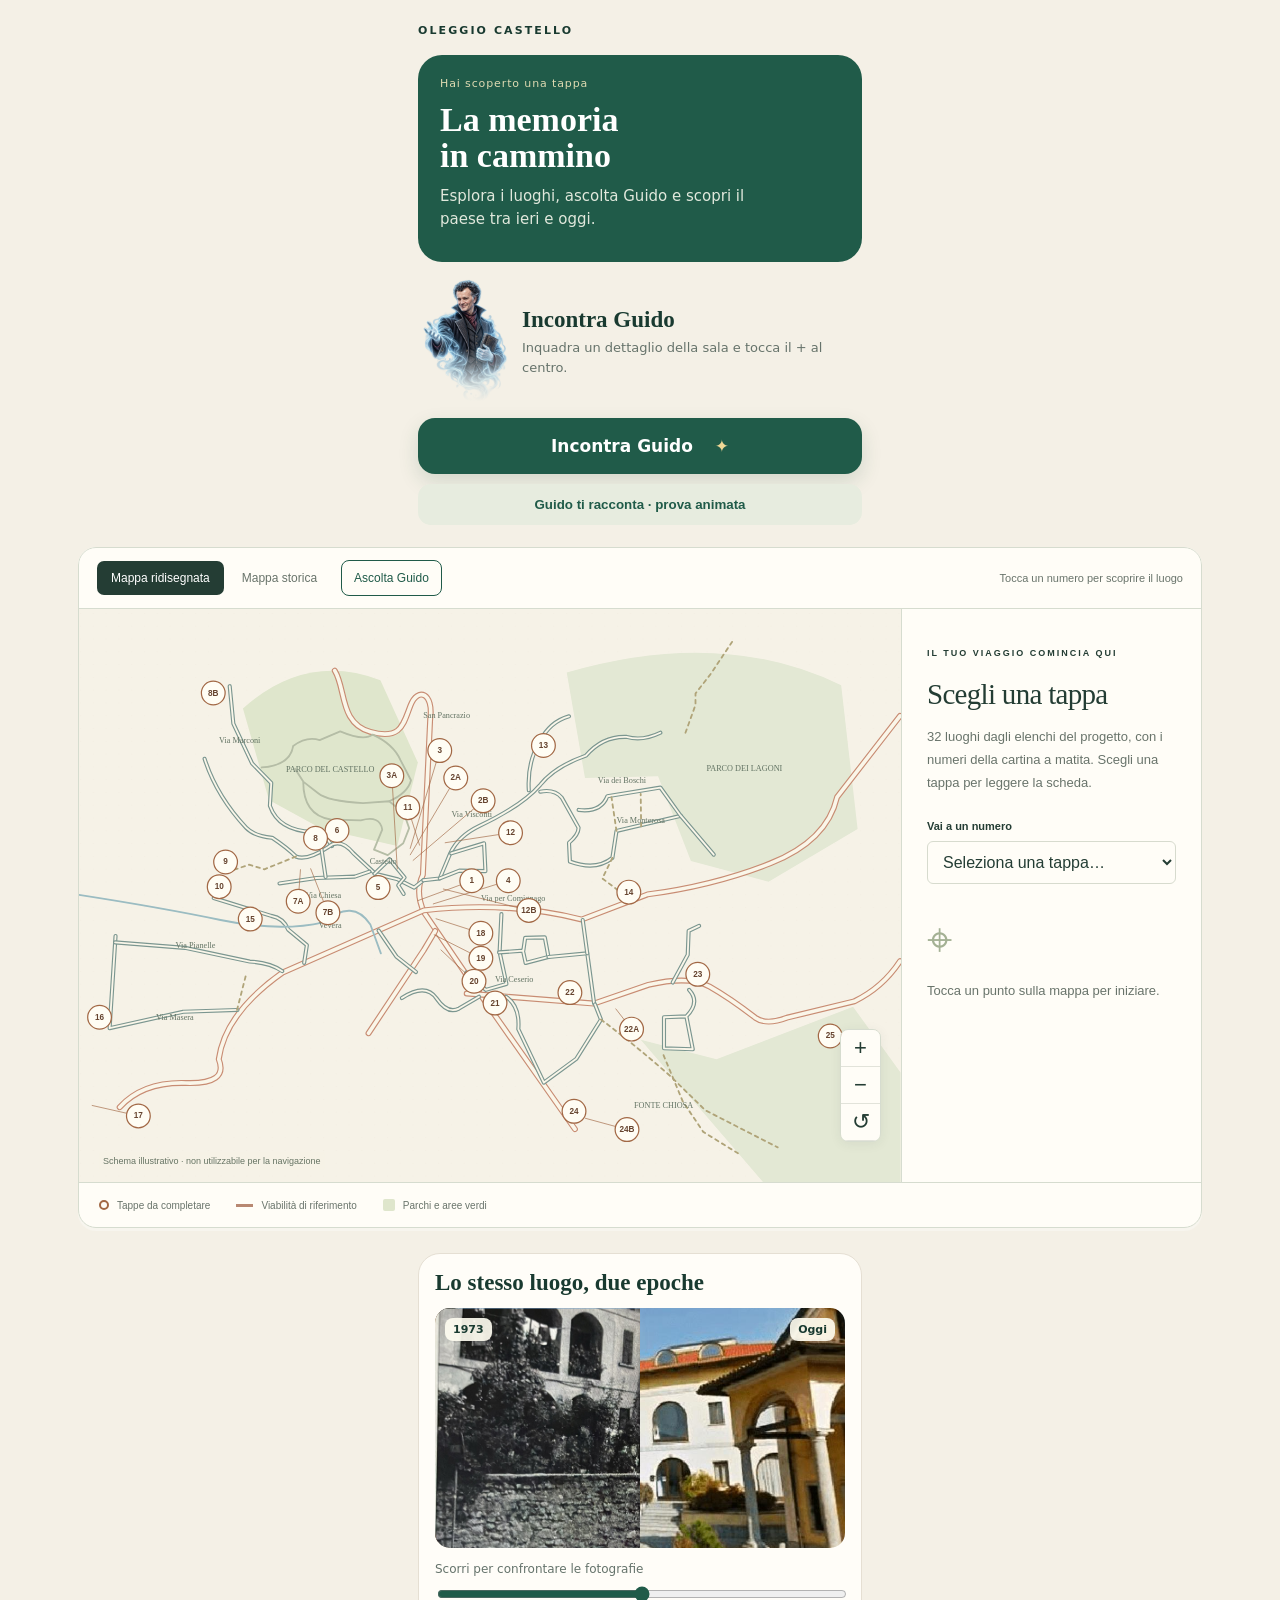
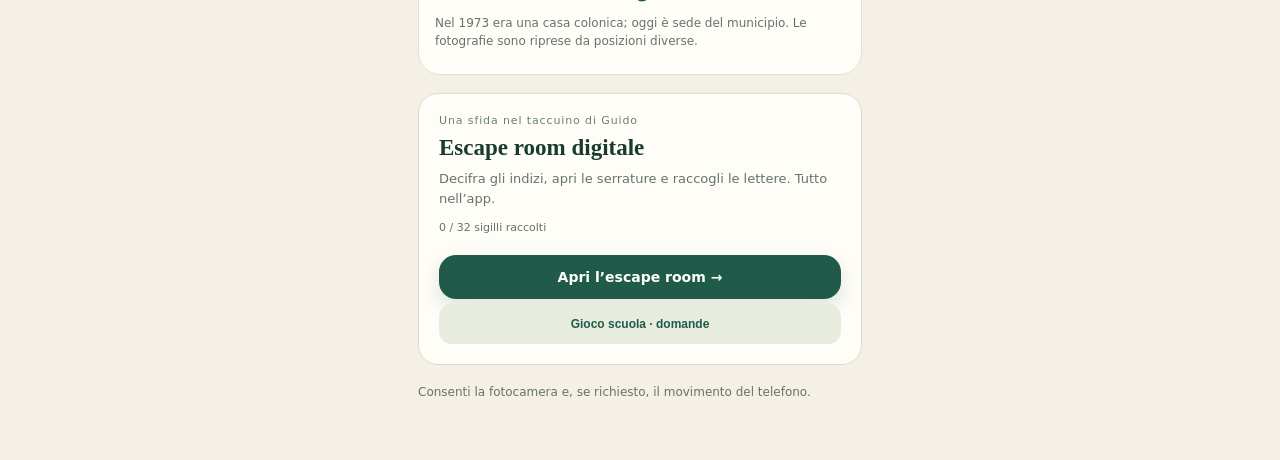
<file: index.html>
<!doctype html><html lang="it"><head><meta charset="utf-8"><meta name="viewport" content="width=device-width,initial-scale=1,maximum-scale=1,user-scalable=no,viewport-fit=cover"><meta name="theme-color" content="#153b35"><title>Incontra Guido · Oleggio Castello</title><link rel="stylesheet" href="guido-demo.css?v=guido-articolato-2"><script src="guido-voice.js?v=guido-articolato-2" defer></script><script src="guido-stories.js?v=guido-articolato-2" defer></script><script src="mappa/punti.js?v=guido-articolato-2" defer></script><script src="escape-stages.js?v=guido-articolato-2" defer></script><script src="escape-game.js?v=guido-articolato-2" defer></script><script src="guido-demo.js?v=guido-articolato-2" defer></script><script src="room-anchor.js?v=guido-articolato-2" defer></script><link rel="stylesheet" href="home-map.css?v=guido-articolato-2"><script src="home-map.js?v=guido-articolato-2" defer></script><script src="page-touch.js?v=guido-articolato-2" defer></script><link rel="stylesheet" href="escape-room.css?v=guido-articolato-2"><script src="escape-puzzles.js?v=guido-articolato-2" defer></script><link rel="stylesheet" href="guido-performer.css?v=guido-articolato-2"><script src="guido-performer.js?v=guido-articolato-2" defer></script><script src="escape-room.js?v=guido-articolato-2" defer></script></head><body><main class="home"><div class="brand">OLEGGIO CASTELLO</div><section class="intro"><div class="eyebrow">Hai scoperto una tappa</div><h1>La memoria<br>in cammino</h1><p id="stageIntro">32 luoghi, 32 enigmi. Scegli una tappa e ricomponi la frase nascosta.</p></section><section class="guidoWelcome" id="guidoWelcome" aria-label="Incontra Guido"><div class="encounter"><img src="guido-ghost-blue.png" alt="Guido, il cantastorie"><div><h2>Incontra Guido</h2><p>Inquadra un dettaglio della sala e tocca il + al centro.</p></div></div><button id="startAr" class="primary">Incontra Guido <span>✦</span></button><button id="openGuidoStory" class="secondary">Guido ti racconta · prova animata</button></section><section class="mapCard" aria-label="Esplora Oleggio Castello"><iframe id="placesMap" title="Mappa interattiva dei luoghi di Oleggio Castello" src="mappa/index.html?embed=1&amp;v=guido-articolato-2" height="760" scrolling="no"></iframe></section><section class="facadeCard" id="facadeCard"><h2>Lo stesso luogo, due epoche</h2><div class="facadeCompare"><img src="municipio-oggi.jpg" alt="Il municipio oggi"><div id="historicLayer"><img src="municipio-1973-crop.jpg" alt="La casa colonica nel 1973"></div><span class="epoch old">1973</span><span class="epoch now">Oggi</span></div><label for="timeSlider">Scorri per confrontare le fotografie</label><input id="timeSlider" type="range" min="0" max="100" value="50"><p>Nel 1973 era una casa colonica; oggi è sede del municipio. Le fotografie sono riprese da posizioni diverse.</p></section><section class="gameTeaser" id="gameTeaser"><div class="eyebrow">Una sfida nel taccuino di Guido</div><h2>Escape room digitale</h2><p>Decifra gli indizi, apri le serrature e raccogli le lettere. Tutto nell’app.</p><span id="escapeSummary">32 enigmi da scoprire</span><div class="gameActions"><button id="openEscape" class="primary">Apri l’escape room →</button><button id="openSchool" class="secondary">Gioco scuola · domande</button></div></section><p id="status" role="status">Consenti la fotocamera e, se richiesto, il movimento del telefono.</p></main><video id="fallbackCamera" autoplay muted playsinline></video><div id="arHud"><header class="hud-top"><span class="hud-pill">GUIDO · IL CANTASTORIE</span><button id="closeAr" aria-label="Torna alla home">Esci ×</button></header><div id="guideAnchor" hidden><div class="guidoFigure" data-guido-performer role="img" aria-label="Guido illustrato a figura intera"><div class="guidoSprite"></div></div><div class="ghostBody"><div class="ghostFrames"><img class="ghostBase" src="guido-ghost-blue.png" alt="Guido nella sala"><img class="ghostMouth" src="guido-mouth-blue.png" alt="" aria-hidden="true"><img class="ghostGesture" alt="" aria-hidden="true"><img class="ghostExpression" alt="" aria-hidden="true"></div></div></div><button id="aimPoint" aria-label="Posiziona Guido nel punto al centro dell’inquadratura"><span class="aimIcon" aria-hidden="true">＋</span><span class="aimLabel">Tocca qui per posizionare Guido</span></button><button id="placeGuido" hidden>Sposta Guido</button><button id="cameraQuiz" hidden>Racconto concluso · Vai al quiz →</button><footer class="hud-bottom"><button id="guideVoice" hidden>🔊 Ascolta Guido</button><div id="arStatus" role="status">Cerco un punto nella scena…</div></footer></div><dialog id="gameDialog" aria-labelledby="gameDialogTitle"><header class="gameDialogHeader"><div><div class="eyebrow">Il taccuino di Guido</div><h2 id="gameDialogTitle">Escape room digitale</h2></div><button id="closeGameDialog" aria-label="Chiudi il gioco e torna alla home">Chiudi ×</button></header><nav class="gameModes" aria-label="Modalità di gioco"><button id="tabEscape" aria-pressed="true">Escape room</button><button id="tabSchool" aria-pressed="false">Gioco scuola</button></nav><div id="escapePane"><p class="escapePremise">Nel gioco, Guido ha diviso la memoria del paese in 32 sigilli. Ogni luogo nasconde un indizio digitale: risolvi il codice, ricava una lettera e conserva il sigillo. Alla fine dovrai ricomporre il messaggio. Gli oggetti del taccuino sono elementi narrativi del gioco.</p><button id="listenEscapeIntro" class="secondary">Ascolta la missione con Guido</button><label for="puzzleSelect">Scegli un luogo</label><select id="puzzleSelect"></select><article id="puzzleArea"><div id="puzzleCategory" class="eyebrow"></div><h3 id="puzzleTitle"></h3><p id="puzzlePrompt"></p><div id="puzzleArtifact"></div><p id="puzzleRule"></p><button id="listenPuzzle" class="secondary">Ascolta Guido</button><form id="puzzleForm"><label for="puzzleAnswer">La tua soluzione</label><div class="answerRow"><input id="puzzleAnswer" required autocomplete="off" autocapitalize="characters" spellcheck="false"><button type="submit" class="primary">Prova la chiave</button></div></form><p id="puzzleFeedback" role="status" aria-live="polite"></p><button id="puzzleHint" class="secondary">Chiedi un indizio a Guido</button><ol id="puzzleHints"></ol><section id="letterArea" hidden><h4>La lettera da custodire</h4><p id="letterRule"></p><form id="letterForm"><label for="letterAnswer">Inserisci la lettera ricavata</label><div class="answerRow"><input id="letterAnswer" required maxlength="1" autocomplete="off" autocapitalize="characters" spellcheck="false"><button type="submit" class="primary">Custodisci</button></div></form></section><div id="puzzleReward" role="status" hidden></div><button id="nextPuzzle" class="secondary" hidden>Continua con un altro enigma →</button></article><section class="sealInventory"><h3>I sigilli raccolti</h3><p id="escapeProgress" role="status"></p><div id="escapeInventory"></div><p id="escapeSaveNotice"></p></section><section id="escapeFinal" hidden><h3>L’ultima serratura</h3><p>Disponi le lettere nell’ordine dei numeri dei sigilli. Separa le parole e scrivi il messaggio che hai ricostruito.</p><form id="finalForm"><label for="finalAnswer">Il messaggio di Guido</label><input id="finalAnswer" required autocomplete="off"><button class="primary" type="submit">Apri l’ultima serratura</button></form><p id="finalFeedback" role="status"></p></section></div><div id="schoolPane" hidden><p class="schoolIntro">Gioco scuola: 32 domande per rileggere le storie dei luoghi, con i progressi già salvati.</p><section id="tappa-gioco" class="gameCard storyCard"><div class="eyebrow">La tappa scelta</div><h2 id="activeStageTitle"></h2><div class="schoolGuido"><div class="guidoFigure" data-guido-performer role="img" aria-label="Guido illustrato a figura intera"><div class="guidoSprite"></div></div></div><figure id="stagePhoto" hidden></figure><p id="storyText"></p><button id="listenStory" class="secondary">Ascolta il racconto</button><p id="listenStatus" role="status"></p><button id="readQuiz" class="secondary">Ho letto il racconto · Vai al quiz →</button></section><button id="homeQuiz" class="primary" hidden>Il racconto è finito · Vai al quiz →</button><section id="quizCard" class="gameCard" hidden><div class="eyebrow">La domanda di Guido · Gioco scuola</div><h2 id="quizQuestion"></h2><button id="listenQuiz" class="secondary">Ascolta l’enigma con Guido</button><div id="quizAnswers"></div><p id="quizFeedback" role="status" aria-live="polite"></p><div id="wordReward" hidden></div><button id="toJourney" class="secondary">Vedi le parole raccolte ↓</button></section><section id="journeyCard" class="gameCard"><div class="eyebrow">Escape room a cielo aperto</div><h2>Ricomponi la frase</h2><p>In ogni tappa ascolta Guido, risolvi l’enigma e raccogli una parola. Puoi partire da qualsiasi cartello.</p><div id="phraseSlots"></div><p id="gameProgress" role="status"></p><div id="finalPhrase" hidden></div><h3>Tutte le 32 tappe</h3><p class="demoNote">Puoi giocare in qualsiasi ordine. Gli enigmi usano le informazioni raccolte per le schede; le posizioni sulla mappa sono indicative e il percorso sul posto resta da definire.</p><nav id="stageLinks" aria-label="Tappe del gioco"></nav><p id="saveNotice"></p></section></div></dialog><dialog id="guidoStoryDialog" aria-labelledby="guidoStoryTitle"><header class="guidoSceneHeader"><div><div class="eyebrow">Guido · il cantastorie</div><h2 id="guidoStoryTitle"></h2></div><button id="closeGuidoStory" aria-label="Chiudi il racconto di Guido">Chiudi ×</button></header><div class="guidoSceneBody"><div class="guidoSceneStage"><div class="guidoFigure" data-guido-performer role="img" aria-label="Guido illustrato a figura intera"><div class="guidoSprite"></div></div></div><div class="guidoSceneWords"><p id="guidoSceneText"></p><button id="guidoSceneVoice" class="secondary">Ascolta Guido</button><button id="guidoScenePuzzle" class="primary">Apri l’enigma di questo luogo →</button></div></div></dialog></body></html>
</file>
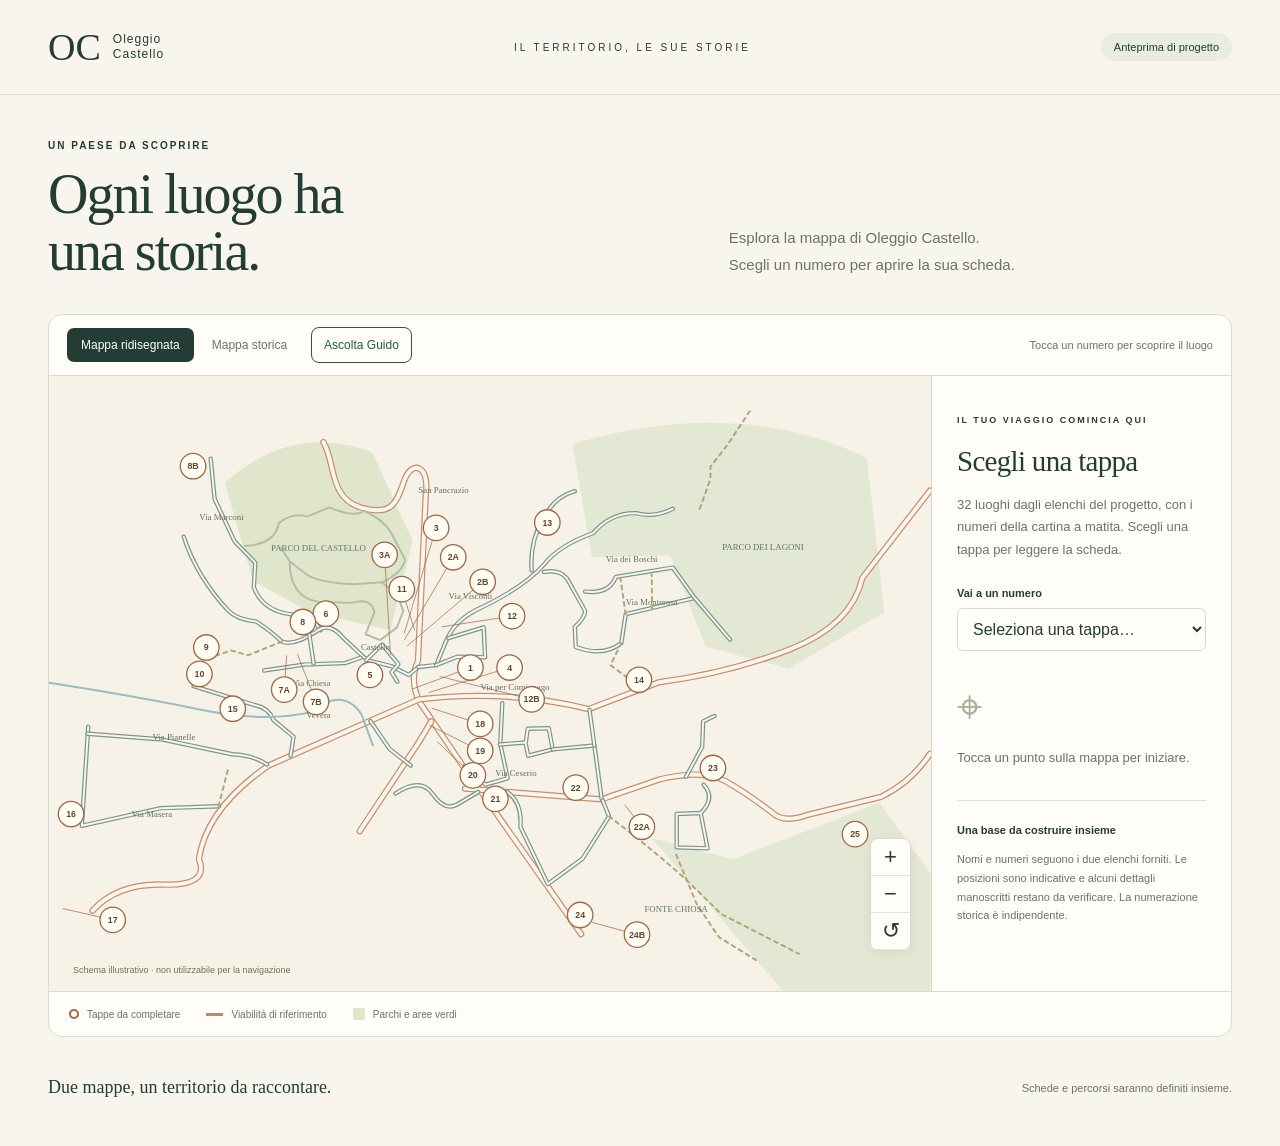
<file: mappa/index.html>
<!doctype html>
<html lang="it"><head><meta charset="utf-8"><meta name="viewport" content="width=device-width,initial-scale=1,maximum-scale=1,user-scalable=no,viewport-fit=cover"><title>Oleggio Castello · La mappa dei luoghi</title><link rel="stylesheet" href="mappa.css?v=escape-digitale-1"><script src="page-touch.js?v=escape-digitale-1" defer></script><script src="../guido-voice.js?v=escape-digitale-1"></script></head>
<body><header><a class="brand" href="./">OC<span>Oleggio<br>Castello</span></a><span class="edition">IL TERRITORIO, LE SUE STORIE</span><span class="badge">Anteprima di progetto</span></header>
<main><section class="intro"><p class="eyebrow">UN PAESE DA SCOPRIRE</p><h1>Ogni luogo ha<br>una storia.</h1><p>Esplora la mappa di Oleggio Castello.<br>Scegli un numero per aprire la sua scheda.</p></section>
<section class="explorer" aria-label="Mappa dei luoghi"><div class="toolbar"><div class="tabs" role="group" aria-label="Vista della mappa"><button data-layer="clean" aria-pressed="true">Mappa ridisegnata</button><button data-layer="history" aria-pressed="false">Mappa storica</button></div><button id="listenMap" class="voice-map">Ascolta Guido</button><span class="map-hint">Tocca un numero per scoprire il luogo</span></div>
<div class="workspace"><div class="canvas"><svg id="map" viewBox="0 0 1800 1255" aria-label="Mappa interattiva delle tappe di Oleggio Castello"><image id="base" href="assets/mappa.svg" width="1800" height="1255"/><g id="routes"></g><g id="pins"></g></svg><div class="zoom" aria-label="Controlli mappa"><button id="plus" aria-label="Ingrandisci">+</button><button id="minus" aria-label="Riduci">−</button><button id="reset" aria-label="Mostra tutta la mappa">↺</button></div><span class="canvas-note">Schema illustrativo · non utilizzabile per la navigazione</span></div>
<aside id="details" aria-live="polite"><p class="eyebrow">IL TUO VIAGGIO COMINCIA QUI</p><h2>Scegli una tappa</h2><p class="muted">32 luoghi dagli elenchi del progetto, con i numeri della cartina a matita. Scegli una tappa per leggere la scheda.</p><label for="point-list">Vai a un numero</label><select id="point-list"><option value="">Seleziona una tappa…</option></select><div id="card"><div class="empty-icon">⌖</div><p class="muted">Tocca un punto sulla mappa per iniziare.</p></div><div class="editor-note"><strong>Una base da costruire insieme</strong><p>Nomi e numeri seguono i due elenchi forniti. Le posizioni sono indicative e alcuni dettagli manoscritti restano da verificare. La numerazione storica è indipendente.</p></div></aside></div>
<div class="legend"><span><i class="dot"></i>Tappe da completare</span><span><i class="line"></i>Viabilità di riferimento</span><span><i class="park"></i>Parchi e aree verdi</span></div></section>
<footer><p>Due mappe, un territorio da raccontare.</p><span>Schede e percorsi saranno definiti insieme.</span></footer></main><script src="punti.js"></script><script src="mappa.js?v=escape-digitale-1"></script></body></html>
</file>
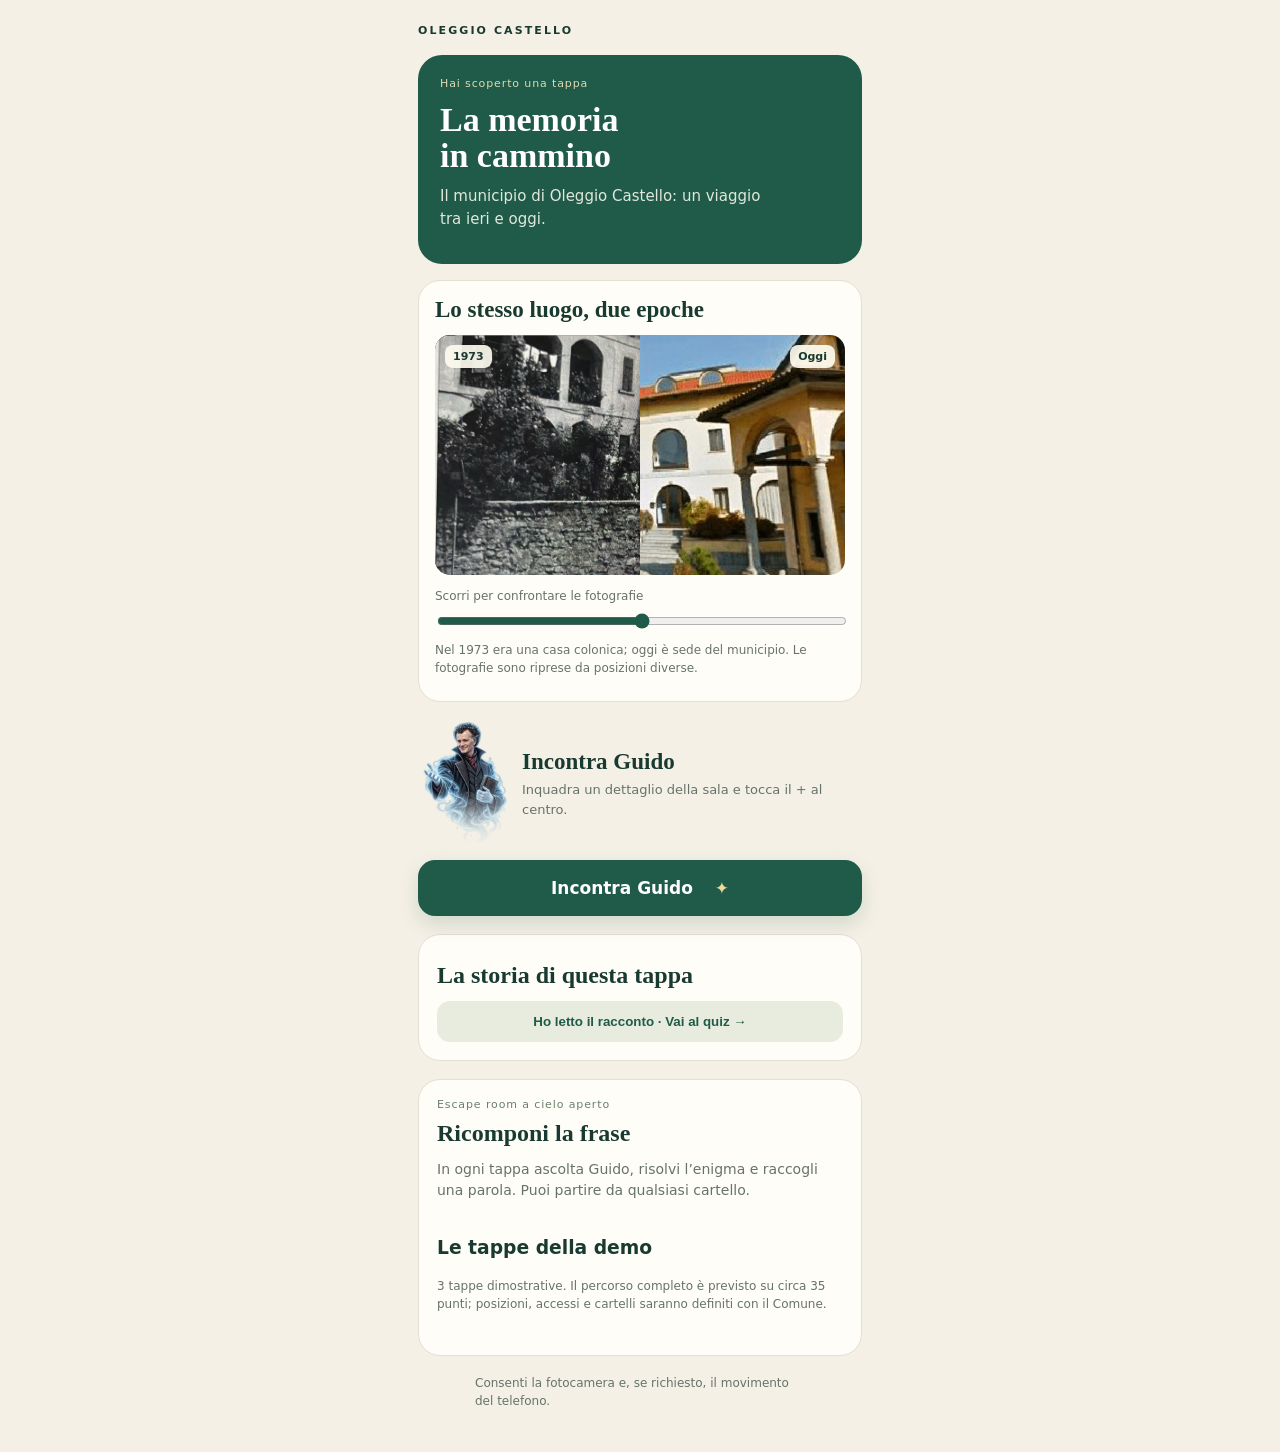
<file: demo-oleggio-castello.html>
<!doctype html><html lang="it"><head><meta charset="utf-8"><meta name="viewport" content="width=device-width,initial-scale=1,viewport-fit=cover"><meta name="theme-color" content="#153b35"><title>Incontra Guido · Oleggio Castello</title><link rel="stylesheet" href="guido-demo.css?v=escape-guido-7"><script src="guido-stories.js?v=escape-guido-7" defer></script><script src="escape-stages.js?v=escape-guido-7" defer></script><script src="escape-game.js?v=escape-guido-7" defer></script><script src="guido-demo.js?v=escape-guido-7" defer></script><script src="room-anchor.js?v=escape-guido-7" defer></script></head><body><main class="home"><div class="brand">OLEGGIO CASTELLO</div><section class="intro"><div class="eyebrow">Hai scoperto una tappa</div><h1>La memoria<br>in cammino</h1><p id="stageIntro">Il municipio di Oleggio Castello: un viaggio tra ieri e oggi.</p><div id="stageTitle"></div></section><section class="facadeCard" id="facadeCard"><h2>Lo stesso luogo, due epoche</h2><div class="facadeCompare"><img src="municipio-oggi.jpg" alt="Il municipio oggi"><div id="historicLayer"><img src="municipio-1973-crop.jpg" alt="La casa colonica nel 1973"></div><span class="epoch old">1973</span><span class="epoch now">Oggi</span></div><label for="timeSlider">Scorri per confrontare le fotografie</label><input id="timeSlider" type="range" min="0" max="100" value="50"><p>Nel 1973 era una casa colonica; oggi è sede del municipio. Le fotografie sono riprese da posizioni diverse.</p></section><div class="encounter"><img src="guido-ghost-blue.png" alt="Guido, il cantastorie"><div><h2>Incontra Guido</h2><p>Inquadra un dettaglio della sala e tocca il + al centro.</p></div></div><button id="startAr" class="primary">Incontra Guido <span>✦</span></button><section class="gameCard storyCard"><h2>La storia di questa tappa</h2><p id="storyText"></p><button id="readQuiz" class="secondary">Ho letto il racconto · Vai al quiz →</button></section><button id="homeQuiz" class="primary" hidden>Il racconto è finito · Vai al quiz →</button><section id="quizCard" class="gameCard" hidden><div class="eyebrow">L’enigma di Guido</div><h2 id="quizQuestion"></h2><div id="quizAnswers"></div><p id="quizFeedback" role="status" aria-live="polite"></p><div id="wordReward" hidden></div><button id="toJourney" class="secondary">Vedi le parole raccolte ↓</button></section><section id="journeyCard" class="gameCard"><div class="eyebrow">Escape room a cielo aperto</div><h2>Ricomponi la frase</h2><p>In ogni tappa ascolta Guido, risolvi l’enigma e raccogli una parola. Puoi partire da qualsiasi cartello.</p><div id="phraseSlots"></div><p id="gameProgress" role="status"></p><div id="finalPhrase" hidden></div><h3>Le tappe della demo</h3><p class="demoNote">3 tappe dimostrative. Il percorso completo è previsto su circa 35 punti; posizioni, accessi e cartelli saranno definiti con il Comune.</p><nav id="stageLinks" aria-label="Tappe della demo"></nav><p id="saveNotice"></p></section><p id="status" role="status">Consenti la fotocamera e, se richiesto, il movimento del telefono.</p></main><video id="fallbackCamera" autoplay muted playsinline></video><div id="arHud"><header class="hud-top"><span class="hud-pill">GUIDO · IL CANTASTORIE</span><button id="closeAr" aria-label="Torna alla home">Esci ×</button></header><div id="guideAnchor" hidden><div class="ghostBody"><div class="ghostFrames"><img class="ghostBase" src="guido-ghost-blue.png" alt="Guido nella sala"><img class="ghostMouth" src="guido-mouth-blue.png" alt="" aria-hidden="true"><img class="ghostGesture" alt="" aria-hidden="true"><img class="ghostExpression" alt="" aria-hidden="true"></div></div></div><button id="aimPoint" aria-label="Posiziona Guido nel punto al centro dell’inquadratura"><span class="aimIcon" aria-hidden="true">＋</span><span class="aimLabel">Tocca qui per posizionare Guido</span></button><button id="placeGuido" hidden>Sposta Guido</button><button id="cameraQuiz" hidden>Racconto concluso · Vai al quiz →</button><footer class="hud-bottom"><button id="guideVoice" hidden>🔊 Ascolta Guido</button><div id="arStatus" role="status">Cerco un punto nella scena…</div></footer></div></body></html>
</file>
<file: guido-demo.css>
*{box-sizing:border-box}body{margin:0;font-family:system-ui,-apple-system,"Segoe UI",sans-serif;background:#f4f0e6;color:#193a30}.home{max-width:480px;margin:auto;padding:28px 24px 30px;text-align:center}.brand{font-size:11px;letter-spacing:.19em;font-weight:850}.portrait{height:min(49dvh,390px);margin:22px auto 16px;position:relative;background:radial-gradient(ellipse at center,#d9e3ca 0,transparent 66%)}.portrait img{height:100%;max-width:90%;object-fit:contain;filter:drop-shadow(0 14px 13px #172b3325)}.eyebrow{font-size:11px;letter-spacing:.08em;color:#69806b}h1{font:700 40px/1.05 Georgia,serif;margin:12px 0}p{font-size:15px;line-height:1.5;color:#66736b;margin:14px auto;max-width:330px}.primary{width:100%;margin-top:10px;border:0;border-radius:17px;padding:18px;background:#205b49;color:white;font:800 17px system-ui;box-shadow:0 8px 20px #1c503926}.primary span{margin-left:16px;color:#f0d896}#status{font-size:12px;min-height:35px}button{cursor:pointer}button:disabled{opacity:.6}#fallbackCamera{display:none;position:fixed;inset:0;width:100vw;height:100dvh;object-fit:cover;background:#152119;z-index:1}#fallbackCamera.active{display:block}#arHud{display:none;position:fixed;inset:0;z-index:2;overflow:hidden;color:white;pointer-events:none}#arHud.active{display:block}body.ar-active{height:100dvh;overflow:hidden}body.ar-active .home{display:none}.hud-top{position:absolute;top:calc(env(safe-area-inset-top) + 12px);left:12px;right:12px;display:flex;align-items:center;justify-content:space-between;gap:8px;z-index:3}.hud-pill{font-size:10px;font-weight:850;letter-spacing:.05em;background:#152b21d9;border-radius:99px;padding:10px 12px}#closeAr,#guideVoice{pointer-events:auto;border:0;border-radius:12px;padding:12px 14px;font:800 12px system-ui;background:#152b21e8;color:#fff}#guideVoice{background:#eadca7;color:#193a30}.hud-bottom{position:absolute;bottom:calc(env(safe-area-inset-bottom) + 16px);left:12px;right:12px;display:flex;gap:12px;align-items:center;z-index:3}#arStatus{font-size:11px;line-height:1.35;background:#152b21d9;border-radius:14px;padding:10px 12px;max-width:68%}#guideAnchor{position:absolute;width:min(35vw,180px);transform:translate(-50%,-91%);pointer-events:none;transform-origin:50% 91%;will-change:left,top,opacity;transition:opacity .18s;z-index:2}#guideAnchor[hidden]{display:none}#guideAnchor img{display:block;width:100%;filter:drop-shadow(0 0 7px #f4e5bb55) drop-shadow(0 8px 9px #10211590)}#guideAnchor.seeking{opacity:0}#guideAnchor .guideShadow{position:absolute;bottom:3%;left:25%;width:52%;height:4%;border-radius:50%;background:#12251980;filter:blur(5px)}@media(max-height:670px){.portrait{height:39dvh;margin-top:10px}h1{font-size:34px}.home{padding-top:20px}}
#guideAnchor{width:min(48vw,260px);transform-origin:50% 70%}#guideAnchor .ghostBody{position:relative;animation:ghostFloat 5s ease-in-out infinite;opacity:.91}#guideAnchor img{filter:drop-shadow(0 0 10px #b1e8ff50)}#guideAnchor .ghostMouth{position:absolute;inset:0;opacity:var(--mouth-open,0);mask-image:radial-gradient(ellipse 5.2% 2.1% at var(--mouth-x,49%) var(--mouth-y,22.9%),black 45%,transparent 100%);-webkit-mask-image:radial-gradient(ellipse 5.2% 2.1% at var(--mouth-x,49%) var(--mouth-y,22.9%),black 45%,transparent 100%)}#guideAnchor[data-variant=amber]{--mouth-x:46.6%;--mouth-y:22%}#guideAnchor[data-variant=silver]{--mouth-x:42%;--mouth-y:22.5%}@keyframes ghostFloat{0%,100%{transform:translateY(0) rotate(-.5deg)}50%{transform:translateY(-5px) rotate(.5deg)}}@media(prefers-reduced-motion:reduce){#guideAnchor .ghostBody{animation:none}}

.home{padding:24px 18px 28px;text-align:left}.intro{background:#205b49;border-radius:24px;padding:22px;color:#fff;margin-top:18px}.intro h1{font-size:34px}.intro p{color:#e0e8dc;margin:10px 0}.intro .eyebrow{color:#dedab2}.facadeCard{margin-top:16px;background:#fffdf8;border-radius:22px;padding:16px;border:1px solid #e5dfd3}h2{font:700 23px Georgia,serif;margin:0 0 12px}.facadeCompare{position:relative;height:240px;overflow:hidden;border-radius:15px}.facadeCompare img{width:100%;height:100%;object-fit:cover;display:block}#historicLayer{position:absolute;inset:0;clip-path:inset(0 50% 0 0)}.epoch{position:absolute;top:10px;border-radius:8px;padding:5px 8px;background:#fffdf1e8;font-size:11px;font-weight:bold}.epoch.old{left:10px}.epoch.now{right:10px}.facadeCard label{display:block;font-size:12px;margin-top:14px;color:#65736b}#timeSlider{width:100%;accent-color:#205b49;margin-top:10px}.facadeCard p{font-size:12px;margin:8px 0;max-width:none}.encounter{display:flex;align-items:center;gap:12px;margin-top:16px}.encounter img{width:92px;height:132px;object-fit:contain}.encounter p{margin:0;font-size:13px}.encounter h2{margin-bottom:5px}#aimPoint{position:absolute;left:50%;top:50%;transform:translate(-50%,-50%);font-size:40px;text-shadow:0 2px 6px #000}#aimPoint[hidden]{display:none}#placeGuido{position:absolute;bottom:calc(env(safe-area-inset-bottom) + 95px);left:50%;transform:translateX(-50%);pointer-events:auto;border:0;border-radius:14px;padding:16px 20px;background:#eadca7;color:#193a30;font:800 15px system-ui;white-space:nowrap}#placeGuido.placed{bottom:auto;top:calc(env(safe-area-inset-top) + 68px);font-size:11px;padding:9px 13px;background:#152b21db;color:white}#guideVoice[hidden]{display:none}

/* More prominent bust; animation stays inside the scene anchor. */
#guideAnchor{width:min(68vw,340px)}.ghostFrames{position:relative}.ghostGesture,.ghostExpression{display:none!important}
#guideAnchor.costume .ghostFrames{aspect-ratio:2/3;overflow:hidden}
#guideAnchor.costume .ghostFrames img{position:absolute;top:0;left:0;width:200%;max-width:none;height:100%;object-fit:fill;filter:none}
#guideAnchor.costume .ghostMouth,#guideAnchor.costume .ghostGesture,#guideAnchor.costume .ghostExpression{transform:translateX(-50%)}
#guideAnchor.costume .ghostMouth{mask-image:radial-gradient(ellipse 3% 2.6% at var(--lip-x,73%) var(--lip-y,27%),black 45%,transparent 100%);-webkit-mask-image:radial-gradient(ellipse 3% 2.6% at var(--lip-x,73%) var(--lip-y,27%),black 45%,transparent 100%)}
#guideAnchor.costume .ghostGesture{display:block!important;opacity:var(--gesture,0);mask-image:linear-gradient(transparent 43%,black 50%,black 80%,transparent 95%);-webkit-mask-image:linear-gradient(transparent 43%,black 50%,black 80%,transparent 95%)}
#guideAnchor.costume .ghostExpression{display:block!important;opacity:var(--expression,0);mask-image:radial-gradient(ellipse 10% 15% at var(--lip-x,73%) 22%,black 50%,transparent 100%);-webkit-mask-image:radial-gradient(ellipse 10% 15% at var(--lip-x,73%) 22%,black 50%,transparent 100%)}
@media(prefers-reduced-motion:reduce){#guideAnchor.costume .ghostGesture,#guideAnchor.costume .ghostExpression{display:none!important}}

#guideAnchor[data-variant=professor]{--lip-x:72.9%;--lip-y:26.4%;--pose-x:1.6%;--pose-y:-1%}
#guideAnchor[data-variant=court]{--lip-x:73%;--lip-y:27%;--pose-x:1.4%;--pose-y:-.4%}
#guideAnchor[data-variant=chronicler]{--lip-x:72%;--lip-y:28.1%;--pose-x:1.7%;--pose-y:.3%}
#guideAnchor.costume .ghostMouth,#guideAnchor.costume .ghostGesture,#guideAnchor.costume .ghostExpression{left:var(--pose-x,0);top:var(--pose-y,0)}
#guideAnchor.costume .ghostBase{mask-image:linear-gradient(black 43%,rgb(0 0 0 / calc(1 - var(--gesture,0))) 50%,rgb(0 0 0 / calc(1 - var(--gesture,0))) 80%,black 95%);-webkit-mask-image:linear-gradient(black 43%,rgb(0 0 0 / calc(1 - var(--gesture,0))) 50%,rgb(0 0 0 / calc(1 - var(--gesture,0))) 80%,black 95%)}
@media(prefers-reduced-motion:reduce){#guideAnchor.costume .ghostBase{mask-image:none;-webkit-mask-image:none}}

/* Use the identical resting head for nodding, avoiding a doubled face during pose blending. */
#guideAnchor.costume .ghostExpression{left:0;top:0;transform:none;opacity:1;z-index:2;transform-origin:calc(var(--lip-x,73%) - 50%) 22%;mask-image:radial-gradient(ellipse 10% 17% at calc(var(--lip-x,73%) - 50%) 22%,black 65%,transparent 100%);-webkit-mask-image:radial-gradient(ellipse 10% 17% at calc(var(--lip-x,73%) - 50%) 22%,black 65%,transparent 100%)}
#guideAnchor.costume .ghostMouth{z-index:3}#guideAnchor.costume .ghostGesture{z-index:1}
#guideAnchor.costume.speaking .ghostExpression{animation:guidoHeadNod 4.8s ease-in-out infinite}
@keyframes guidoHeadNod{0%,100%{transform:rotate(0deg)}35%{transform:rotate(-1deg)}70%{transform:rotate(.8deg)}}
@media(prefers-reduced-motion:reduce){#guideAnchor.costume.speaking .ghostExpression{animation:none}}

/* Softer apparition: suppress the bright lower swirls and remove extra glow. */
#guideAnchor .ghostBody{filter:saturate(.55);opacity:.96}
#guideAnchor img{filter:none}
.ghostFrames{mask-image:linear-gradient(black 0%,black 55%,#0009 68%,#0003 80%,transparent 94%);-webkit-mask-image:linear-gradient(black 0%,black 55%,#0009 68%,#0003 80%,transparent 94%)}
.encounter img{filter:saturate(.55);mask-image:linear-gradient(black 55%,transparent 95%)}
#guideAnchor .ghostMouth{mask-image:radial-gradient(ellipse 3.2% 1% at var(--mouth-x,49%) var(--mouth-y,22.9%),black 35%,transparent 100%);-webkit-mask-image:radial-gradient(ellipse 3.2% 1% at var(--mouth-x,49%) var(--mouth-y,22.9%),black 35%,transparent 100%)}
#guideAnchor.costume .ghostMouth{mask-image:radial-gradient(ellipse 1.9% .95% at var(--lip-x,73%) var(--lip-y,27%),black 35%,transparent 100%);-webkit-mask-image:radial-gradient(ellipse 1.9% .95% at var(--lip-x,73%) var(--lip-y,27%),black 35%,transparent 100%)}
/* The mouth and head nod together, avoiding a stationary lip patch on a moving face. */
#guideAnchor.costume.speaking .ghostMouth{animation:guidoMouthNod 4.8s ease-in-out infinite;transform-origin:var(--lip-x,73%) 22%}
@keyframes guidoMouthNod{0%,100%{transform:translateX(-50%) rotate(0deg)}35%{transform:translateX(-50%) rotate(-1deg)}70%{transform:translateX(-50%) rotate(.8deg)}}
.gameCard{background:#fffdf8;border:1px solid #e5dfd3;border-radius:22px;padding:18px;margin:18px 0}.gameCard p{max-width:none;margin:12px 0;font-size:14px}.gameCard h2{margin-top:9px;font-size:24px}.secondary{border:0;border-radius:13px;padding:13px 15px;background:#e7ecdf;color:#205b49;font-weight:750;cursor:pointer;width:100%}.storyCard p{line-height:1.65}.gameCard[hidden],#homeQuiz[hidden],#cameraQuiz[hidden],#wordReward[hidden],#finalPhrase[hidden]{display:none}#quizAnswers{display:grid;gap:9px}#quizAnswers button{padding:14px;border:1px solid #ccd7c6;border-radius:12px;text-align:left;background:white;color:#193a30;font:600 14px system-ui}#quizAnswers button.correct{background:#e2edce;border-color:#71974c}#quizAnswers button.wrong{border-color:#b56554;background:#fff0ea}#wordReward,#finalPhrase{padding:16px;background:#e5edce;border-radius:14px;margin:14px 0;line-height:1.6}#wordReward b{font-size:24px;display:block;letter-spacing:.1em}#phraseSlots{display:flex;gap:8px;flex-wrap:wrap;margin-top:17px}#phraseSlots span{border:1px dashed #a5b694;padding:11px;flex:1;min-width:80px;text-align:center;border-radius:10px;font-weight:800}#phraseSlots span.found{background:#e5edce;border-style:solid}#stageLinks{display:grid;gap:9px}#stageLinks a{display:block;text-decoration:none;border:1px solid #d6ddcc;border-radius:12px;padding:13px;color:#205b49;font-size:14px;font-weight:700}#stageLinks small{display:block;font-weight:400;margin-top:5px}.gameCard .demoNote,#saveNotice{font-size:12px;line-height:1.5}#stageTitle{margin-top:12px;color:#ecdcaa;font-size:13px;font-weight:bold}#cameraQuiz{position:absolute;left:12px;right:12px;bottom:calc(env(safe-area-inset-bottom) + 94px);pointer-events:auto;border:0;border-radius:14px;padding:16px;background:#e6dfb0;color:#193a30;font:800 14px system-ui;z-index:4}
@media(prefers-reduced-motion:reduce){#guideAnchor.costume.speaking .ghostMouth{animation:none}}

/* Make the central visual target the placement action. */
#aimPoint{pointer-events:auto;position:absolute;left:50%;top:50%;width:240px;height:135px;transform:translate(-50%,-32px);padding:0;border:0;background:transparent;color:white;text-shadow:none;font:700 14px system-ui;z-index:3;display:flex;align-items:center;flex-direction:column;gap:14px}
#aimPoint .aimIcon{display:grid;place-items:center;flex:none;width:64px;height:64px;border:2px solid #fff;border-radius:50%;background:#193a30cc;color:#fff;font:400 40px/1 system-ui;box-shadow:0 0 0 7px #ffffff18,0 4px 18px #0004}
#aimPoint .aimLabel{background:#193a30e6;padding:10px 13px;border-radius:12px;line-height:1.35;max-width:235px}
#aimPoint:focus-visible .aimIcon{outline:3px solid #eadca7;outline-offset:5px}#aimPoint:disabled{opacity:.85}#aimPoint[hidden],#placeGuido[hidden]{display:none}

/* Performance motion is local to the character; room-anchor owns the outer position. */
#guideAnchor .ghostFrames{transform-origin:50% 65%;will-change:transform;transition:transform .3s ease}
#guideAnchor.speaking .ghostFrames{animation:guidoLivingBust 6.4s ease-in-out infinite}
@keyframes guidoLivingBust{0%,100%{transform:translateY(0) rotate(0deg) scale(1)}22%{transform:translateY(-1.5px) rotate(-.65deg) scale(1.008)}49%{transform:translateY(.5px) rotate(.45deg) scale(1.003)}73%{transform:translateY(-2px) rotate(-.35deg) scale(1.01)}}
#guideAnchor.costume.speaking .ghostGesture{animation:guidoHandGesture 5.3s ease-in-out infinite;transform-origin:73% 60%}
@keyframes guidoHandGesture{0%,100%{transform:translateX(-50%) translateY(0) rotate(0deg)}28%{transform:translateX(-50%) translateY(-2px) rotate(-.55deg)}60%{transform:translateX(-50%) translateY(.5px) rotate(.25deg)}82%{transform:translateX(-50%) translateY(-1px) rotate(-.3deg)}}
#guideAnchor.costume.speaking .ghostExpression{animation:guidoHeadNod 4.8s ease-in-out infinite}
@keyframes guidoHeadNod{0%,100%{transform:rotate(0deg) translateY(0)}35%{transform:rotate(-1.35deg) translateY(.5px)}70%{transform:rotate(1.1deg) translateY(-.5px)}}
@keyframes guidoMouthNod{0%,100%{transform:translateX(-50%) rotate(0deg) translateY(0)}35%{transform:translateX(-50%) rotate(-1.35deg) translateY(.5px)}70%{transform:translateX(-50%) rotate(1.1deg) translateY(-.5px)}}
@media(prefers-reduced-motion:reduce){#guideAnchor.speaking .ghostFrames,#guideAnchor.costume.speaking .ghostGesture,#guideAnchor.costume.speaking .ghostExpression,#guideAnchor.costume.speaking .ghostMouth{animation:none}}
</file>
<file: home-map.css>
.home{max-width:1160px}.home>:not(.mapCard){max-width:444px;margin-left:auto;margin-right:auto}.home>.mapCard{width:100%;margin:18px 0 22px}.mapCard iframe{display:block;width:100%;border:0;min-height:500px;border-radius:18px;background:#f7f5ee}@media(max-width:600px){.home{padding-left:12px;padding-right:12px}.home>.mapCard{margin-top:16px}.mapCard iframe{min-height:720px}}

#stagePhoto{margin:18px 0}#stagePhoto img{width:100%;height:auto;border-radius:10px}#stagePhoto figcaption{font-size:11px;line-height:1.5;color:#66736b}#listenStatus{font-size:12px}#stageLinks{display:grid;grid-template-columns:1fr 1fr;gap:8px}#stageLinks a{margin:0}#phraseSlots{gap:5px}#phraseSlots span{font-size:12px;padding:6px}.next-stage{display:block;text-decoration:none;margin-top:16px}#listenStory{margin:8px 0}@media(max-width:450px){#stageLinks{grid-template-columns:1fr}}

html,body{touch-action:pan-y;max-width:100%;overflow-x:clip}body{-webkit-text-size-adjust:100%;text-size-adjust:100%}.home,.gameCard,.intro,.mapCard{min-width:0}.home p,.home h2,.home a{overflow-wrap:anywhere}button,a{touch-action:pan-y}
</file>
<file: escape-room.css>
.gameTeaser{margin:18px auto;padding:20px;border-radius:20px;border:1px solid #d8dfd0;background:#fffdf8}.gameTeaser h2{margin:8px 0}.gameTeaser p{margin:8px 0;max-width:none;font-size:13px}.gameTeaser>span{font-size:11px;color:#66736b}.gameActions{margin-top:10px;display:grid;gap:5px}.gameActions .primary{padding:14px;font-size:14px}.gameActions .secondary{font-size:12px}.home>#homeQuiz{display:none}#gameDialog{width:min(920px,calc(100% - 24px));max-height:calc(100dvh - 24px);padding:24px;border:1px solid #d1dacb;border-radius:20px;background:#f7f4eb;color:#193a30;overflow-y:auto;overscroll-behavior:contain}#gameDialog::backdrop{background:#0e2823b8}.gameDialogHeader{display:flex;align-items:center;justify-content:space-between;gap:16px;position:relative}.gameDialogHeader h2{margin:6px 0;font:28px Georgia,serif}.gameDialogHeader button{border:1px solid #bfcdb9;border-radius:9px;padding:10px;background:#fffdf8;color:#193a30}.gameModes{display:flex;gap:8px;margin:22px 0}.gameModes button{border:1px solid #ccd6c3;background:#fffdf8;color:#205b49;border-radius:9px;padding:10px 15px}.gameModes button[aria-pressed=true]{background:#205b49;color:white}#gameDialog p{max-width:none;margin:14px 0;font-size:14px;line-height:1.7}#gameDialog label{display:block;font-size:12px;font-weight:600;margin:18px 0 8px}#gameDialog select,#gameDialog input{width:100%;max-width:100%;font:16px system-ui;color:#193a30;background:#fffdf8;padding:13px;border:1px solid #bfccb6;border-radius:9px;min-width:0}#gameDialog h3{font:27px/1.15 Georgia,serif;margin:12px 0}#gameDialog h4{font:22px Georgia,serif}#puzzleArea{margin-top:24px;padding:24px;background:#fffdf8;border:1px solid #d7dfcc;border-radius:16px}.cipherCode{font:600 22px/1.7 monospace;letter-spacing:2px;padding:18px;background:#e9edde;border-radius:9px;overflow-wrap:anywhere}.cipherRows{list-style:none;padding:0;font:15px/1.9 monospace}.cipherRows li{padding:5px 12px;border-bottom:1px solid #e1e5d8}.cipherKey{padding:12px;border-left:3px solid #af8054;font:13px/1.7 monospace!important}.cipherGrid{border-collapse:collapse;margin:16px auto;width:100%;max-width:370px;text-align:center}.cipherGrid th{font-size:11px;padding:8px;color:#788569}.cipherGrid td{border:1px solid #b9c8ac;background:#eef0e3;padding:12px;font:19px monospace}#puzzleArtifact img{display:block;width:100%;height:auto;margin:14px 0;border-radius:9px}.artifactCaption{font-size:11px!important;color:#66736b}.answerRow{display:grid;grid-template-columns:minmax(0,1fr) auto;gap:10px;align-items:center}.answerRow button{margin:0;padding:14px 18px;font-size:14px}.answerRow input{text-transform:uppercase}#puzzleFeedback{color:#735234;font-weight:600}#puzzleHints{font-size:13px;line-height:1.8;padding-left:22px}#puzzleHints li{margin:8px 0}#letterArea{margin-top:24px;padding-top:12px;border-top:1px solid #d4dec8}#puzzleReward{margin-top:20px;padding:18px;border-radius:10px;background:#dce9cc;font:23px Georgia,serif}.sealInventory{margin:28px 0}#escapeInventory{display:grid;grid-template-columns:repeat(8,1fr);gap:7px}.seal{display:flex;flex-direction:column;align-items:center;border:1px dashed #b5c4a6;border-radius:8px;padding:8px;color:#7b8b6e}.seal small{font:10px system-ui}.seal b{font:22px Georgia,serif;margin-top:5px}.seal.found{border-style:solid;background:#205b49;color:#fff}#escapeSaveNotice{font-size:11px!important}.schoolIntro{padding:14px;background:#e9edde;border-radius:10px}#schoolPane>.gameCard{margin:18px 0}#schoolPane>#homeQuiz{display:none}#schoolPane .storyCard h2{font-size:23px}#escapeFinal{border-top:1px solid #ccd7bf;padding-top:20px}#gameDialog :focus-visible{outline:3px solid #ad7b4b;outline-offset:3px}#gameDialog [hidden]{display:none!important}@media(max-width:600px){#gameDialog{padding:16px}.gameDialogHeader h2{font-size:23px}.gameDialogHeader button{font-size:11px;white-space:nowrap}#puzzleArea{padding:16px}#gameDialog h3{font-size:24px}.answerRow{grid-template-columns:1fr}.answerRow button{width:100%}.cipherCode{font-size:18px;padding:13px}.cipherGrid td{padding:9px}#escapeInventory{grid-template-columns:repeat(4,1fr)}}
.home>.primary{display:block}

.postcardDetail{position:relative;height:112px;overflow:hidden;border:1px solid #c9c6b4;border-radius:9px;background:#ecddbc}.postcardDetail img{position:absolute!important;right:0;top:0;width:250%!important;max-width:none!important;height:auto!important;margin:0!important;border-radius:0!important}
</file>
<file: guido-performer.css>
.guidoWelcome{margin-top:14px!important;margin-bottom:22px!important}.guidoWelcome .encounter{margin-top:12px}.guidoWelcome>.primary{display:block}.guidoWelcome>.secondary{display:block;width:100%;margin:10px 0 0}.guidoFigure{position:relative;width:100%;aspect-ratio:435/603;max-height:100%;transform-origin:50% 97%;isolation:isolate}.guidoSprite{position:absolute;inset:0;background-image:url('guido-illustrato-sei-pose-v1.png');background-size:300% 200%;background-position:0 0;background-repeat:no-repeat;transform-origin:50% 97%}.guidoFigure::after{content:'';position:absolute;bottom:1%;left:29%;width:48%;height:1.7%;border-radius:50%;background:#152c2733;filter:blur(3px);z-index:-1}.guidoFigure.isSpeaking .guidoSprite{animation:guidoBodyPresence 5.7s ease-in-out infinite}@keyframes guidoBodyPresence{0%,100%{transform:rotate(0deg) scaleY(1)}27%{transform:rotate(-.32deg) scaleY(1.004)}61%{transform:rotate(.28deg) scaleY(1.002)}83%{transform:rotate(-.12deg) scaleY(1.005)}}#guideAnchor>.guidoFigure{display:none}#guideAnchor.illustrated>.guidoFigure{display:block}#guideAnchor.illustrated>.ghostBody{display:none}#guideAnchor.illustrated{width:min(56vw,270px)}#guideAnchor.illustrated .guidoFigure{opacity:1;filter:drop-shadow(0 6px 5px #0003)}.schoolGuido{width:150px;margin:15px auto}.schoolGuido .guidoFigure{max-height:none}#guidoStoryDialog{width:min(900px,calc(100% - 24px));max-height:calc(100dvh - 24px);padding:24px;border:1px solid #c9d4bf;border-radius:20px;color:#193a30;background:#f7f4eb;overflow-y:auto;overscroll-behavior:contain}#guidoStoryDialog::backdrop{background:#102821ba}.guidoSceneHeader{display:flex;align-items:center;justify-content:space-between;gap:15px}.guidoSceneHeader h2{font:27px Georgia,serif;margin:8px 0}.guidoSceneHeader button{border:1px solid #bdcdb2;background:#fffdf8;border-radius:9px;padding:10px;color:#193a30;white-space:nowrap}.guidoSceneBody{display:grid;grid-template-columns:minmax(0,1fr) minmax(0,1.1fr);gap:25px;margin-top:20px;align-items:center}.guidoSceneStage{background:radial-gradient(ellipse at center,#d9dfce88,transparent 70%);padding:12px;min-width:0}.guidoSceneStage .guidoFigure{max-width:350px;margin:auto}.guidoSceneWords{min-width:0}.guidoSceneWords p{font:17px/1.8 Georgia,serif;color:#3c5144;max-width:none;overflow-wrap:anywhere}.guidoSceneWords button{width:100%;display:block;margin-top:12px}.guidoSceneWords .primary{padding:14px;font-size:14px}#guidoStoryDialog :focus-visible{outline:3px solid #b28350;outline-offset:3px}@media(max-width:600px){#guidoStoryDialog{padding:16px}.guidoSceneHeader h2{font-size:23px}.guidoSceneBody{grid-template-columns:1fr;gap:10px}.guidoSceneStage .guidoFigure{max-width:225px}.guidoSceneWords p{font-size:16px}.guidoSceneHeader button{font-size:11px}.schoolGuido{width:125px}}@media(prefers-reduced-motion:reduce){.guidoFigure.isSpeaking .guidoSprite{animation:none!important}}

/* Articulated actor: fixed coat and feet, moving joints inside the camera anchor. */
.guidoFigure.rigReady{aspect-ratio:2/3}.guidoPuppet{position:absolute;inset:0;width:100%;height:100%;display:none}.rigReady .guidoPuppet{display:block}.rigReady .guidoSprite{display:none;animation:none!important}
</file>
<file: mappa/mappa.css>
:root{--ink:#243d34;--muted:#69746b;--cream:#f7f5ee;--gold:#ad6b46}*{box-sizing:border-box}body{margin:0;background:var(--cream);color:var(--ink);font-family:Segoe UI,Arial,sans-serif}header{max-width:1500px;margin:auto;padding:25px 48px;display:flex;align-items:center;justify-content:space-between;border-bottom:1px solid #dcded3}.brand{display:flex;align-items:center;gap:12px;text-decoration:none;color:inherit;font:38px Georgia,serif}.brand span{font:12px/1.25 Segoe UI,sans-serif;letter-spacing:1px}.edition{font-size:10px;letter-spacing:3px}.badge{font-size:11px;background:#e9eddf;border-radius:20px;padding:8px 13px}main{max-width:1500px;margin:auto;padding:0 48px}.intro{padding:45px 0 34px;display:grid;grid-template-columns:1.2fr 1fr;align-items:end}.eyebrow{font-size:10px;font-weight:600;letter-spacing:2px}.intro .eyebrow{grid-column:1/-1;margin:0 0 15px}h1{font:56px/1.02 Georgia,serif;letter-spacing:-2px;margin:0}.intro>p:last-child{font-size:15px;line-height:1.8;margin:0 0 2px 35px;color:var(--muted)}.explorer{border:1px solid #d6dccf;border-radius:14px;overflow:hidden;background:#fffdf7}.toolbar{display:flex;align-items:center;justify-content:space-between;padding:12px 18px;border-bottom:1px solid #d6dccf;gap:10px}.tabs{display:flex;gap:4px;flex-wrap:wrap}button{font:inherit;cursor:pointer}button:focus-visible,select:focus-visible{outline:3px solid #b9774d;outline-offset:3px}.tabs button{border:0;background:transparent;color:var(--muted);font-size:12px;border-radius:7px;padding:10px 14px}.tabs button[aria-pressed=true]{background:var(--ink);color:white}.map-hint{font-size:11px;color:var(--muted)}.workspace{display:grid;grid-template-columns:minmax(0,1fr) 300px}.canvas{position:relative;min-width:0;background:#f6f2e7}#map{display:block;width:100%;height:100%;min-height:570px;max-height:700px;touch-action:pan-y;cursor:default}.pin{cursor:pointer}.pin circle{fill:#fffdf4;stroke:#a26845;stroke-width:2.7;transition:fill .15s}.pin text{font:600 19px Segoe UI,sans-serif;fill:#66442f;pointer-events:none}.pin:hover circle,.pin.active circle,.pin:focus circle{fill:#a26845}.pin:hover text,.pin.active text,.pin:focus text{fill:#fff}.pin:focus{outline:none}.leader{stroke:#a26845;stroke-width:1.8;opacity:.8}.zoom{position:absolute;bottom:40px;left:20px;display:flex;flex-direction:column;box-shadow:0 2px 12px #243d3412;border:1px solid #d6dccf;border-radius:8px;overflow:hidden}.zoom button{border:0;border-bottom:1px solid #e2e3da;background:#fffdf7;color:var(--ink);width:39px;height:37px;font-size:22px}.canvas-note{position:absolute;bottom:12px;left:20px;font-size:9px;color:#667463;background:#f6f2e7d9;padding:4px;border-radius:3px;pointer-events:none}aside{padding:30px 25px;border-left:1px solid #d6dccf}aside .eyebrow{font-size:9px}h2{font:29px/1.15 Georgia,serif;letter-spacing:-.7px;margin:20px 0 15px}.muted{font-size:13px;line-height:1.75;color:var(--muted)}label{display:block;font-size:11px;font-weight:600;margin:25px 0 9px}select{width:100%;padding:11px;border:1px solid #d7dbce;background:#fffdf7;border-radius:6px;color:var(--ink)}.empty-icon{font-size:45px;color:#a4b194;margin-top:30px}.editor-note{border-top:1px solid #dce0d3;margin-top:30px;padding-top:20px;font-size:11px;color:var(--muted);line-height:1.7}.editor-note strong{color:var(--ink)}.editor-note p{margin-bottom:0}.card-number{margin-top:25px;background:#a26845;color:white;display:inline-block;padding:8px 12px;border-radius:7px;font-size:13px}.status{font-size:10px;text-transform:uppercase;letter-spacing:1px;color:#9a603e;margin-top:25px}.legend{display:flex;gap:26px;flex-wrap:wrap;padding:16px 20px;border-top:1px solid #d6dccf;font-size:10px;color:var(--muted)}.legend span{display:flex;align-items:center;gap:8px}.dot{width:10px;height:10px;border:2px solid #a26845;border-radius:50%}.line{width:17px;height:3px;background:#b88872}.park{width:12px;height:12px;background:#dfe6cc;border-radius:2px}footer{padding:22px 0 30px;display:flex;justify-content:space-between;align-items:center;font:18px Georgia,serif}footer span{font:11px Segoe UI,sans-serif;color:var(--muted)}@media(max-width:800px){header{padding:20px}.edition{display:none}main{padding:0 16px}.intro{padding-top:30px;display:block}h1{font-size:44px}.intro>p:last-child{margin:20px 0 0;font-size:13px}.workspace{grid-template-columns:1fr}.toolbar{padding:9px}.map-hint{display:none}.tabs button{padding:9px;font-size:10px}#map{min-height:360px;max-height:440px}aside{border-left:0;border-top:1px solid #d6dccf;padding:24px}.legend{gap:15px;font-size:9px}footer{display:block}footer p{margin-bottom:8px}.editor-note{margin-top:22px}}@media(prefers-reduced-motion:reduce){*{transition:none!important}}

.source-notes{font-size:12px}.position-note{font-size:10px;line-height:1.65;color:#69746b}.source-link{display:inline-block;font-size:11px;color:#805234;text-underline-offset:3px;margin:4px 0 10px}.pin text{font-size:18px}.zoom{left:auto;right:20px}

.place-photo{margin:20px 0}.place-photo img{display:block;width:100%;height:auto;border-radius:6px;border:1px solid #ded7c5}.place-photo a{display:block}.place-photo figcaption{font-size:10px;line-height:1.6;color:var(--muted);margin-top:8px}.citation{color:#805234;text-underline-offset:3px;font-size:11px}#card h3{font:22px/1.2 Georgia,serif;margin:27px 0 14px}.workspace{align-items:start}.canvas{align-self:stretch}aside{min-height:100%}

.embedded body{background:transparent}.embedded body>header,.embedded .intro,.embedded footer{display:none}.embedded main{padding:0;max-width:none}.embedded .explorer{border-radius:18px}.embedded .editor-note{display:none}

.play-stage{display:block;margin:22px 0;padding:14px 16px;border-radius:9px;background:#205b49;color:white;text-decoration:none;text-align:center;font-size:14px;font-weight:600}.play-stage:focus-visible{outline:3px solid #ad6b46;outline-offset:3px}

html,body{touch-action:pan-y;max-width:100%;overflow-x:clip}body{-webkit-text-size-adjust:100%;text-size-adjust:100%}main,.explorer,.workspace,.canvas,aside,#card{min-width:0}#card{scroll-margin-top:16px;outline:none}p,a,h2,figcaption{overflow-wrap:anywhere}select{max-width:100%;font-size:16px}button,a{touch-action:pan-y}

.voice-map,.voice-card{border:1px solid #205b49;background:#fffdf7;color:#205b49;border-radius:8px;padding:10px 12px;font-size:12px}.voice-card{display:block;width:100%;margin:0 0 20px}.toolbar{flex-wrap:wrap}.map-hint{margin-left:auto}
</file>
